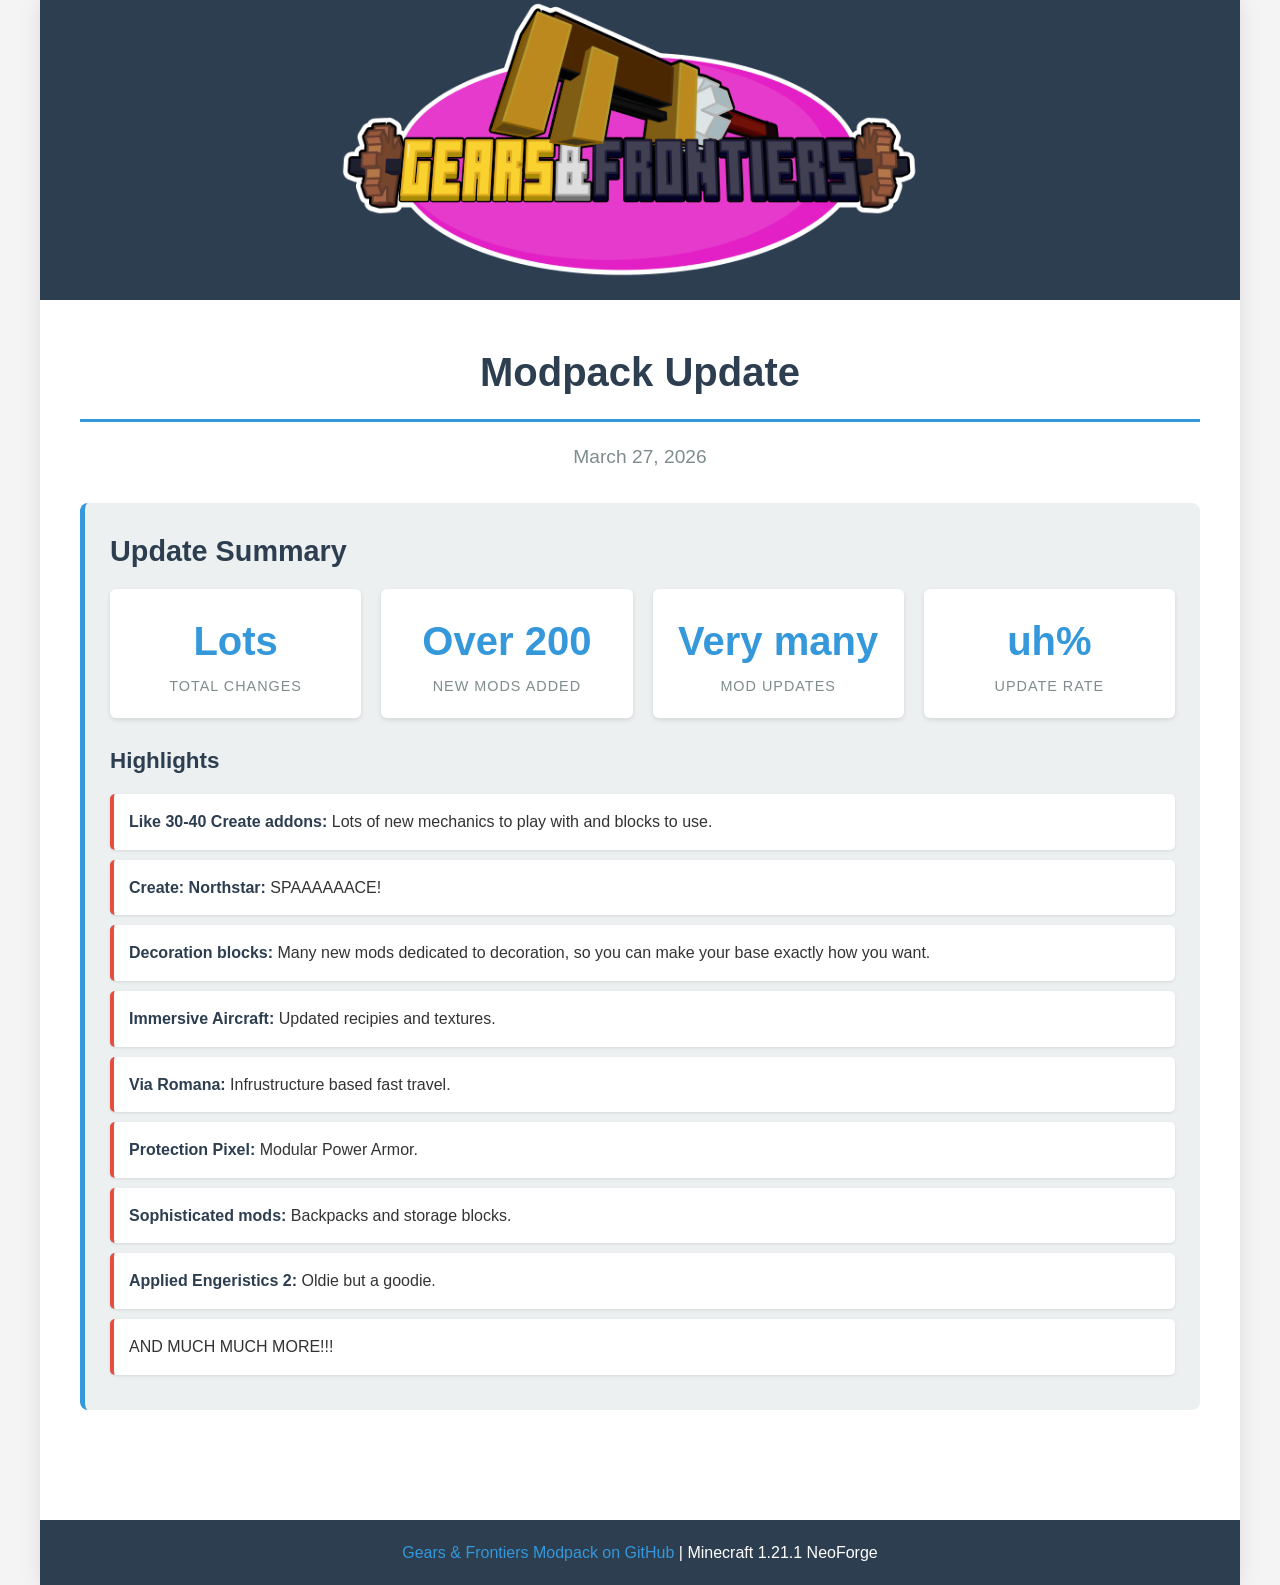
<file: index.html>
<!DOCTYPE html>
<html lang="en">
<head>
    <meta charset="UTF-8">
    <meta name="viewport" content="width=device-width, initial-scale=1.0">
    <title>Gears & Frontiers - Update 2025-09-12</title>
    <style>
        * {
            margin: 0;
            padding: 0;
            box-sizing: border-box;
        }

        body {
            font-family: 'Segoe UI', Tahoma, Geneva, Verdana, sans-serif;
            line-height: 1.6;
            color: #333;
            background-color: #f4f4f4;
        }

        .container {
            max-width: 1200px;
            margin: 0 auto;
            background-color: white;
            box-shadow: 0 0 20px rgba(0, 0, 0, 0.1);
            min-height: 100vh;
        }

        .header {
            width: 100%;
            text-align: center;
            background-color: #2c3e50;
            padding: 0;
        }

        .banner {
            width: 100%;
            height: auto;
            display: block;
            max-height: 300px;
            object-fit: cover;
        }

        .content {
            padding: 40px;
        }

        .update-title {
            color: #2c3e50;
            font-size: 2.5em;
            margin-bottom: 20px;
            text-align: center;
            border-bottom: 3px solid #3498db;
            padding-bottom: 15px;
        }

        .update-date {
            text-align: center;
            color: #7f8c8d;
            font-size: 1.2em;
            margin-bottom: 30px;
        }

        .summary-section {
            background-color: #ecf0f1;
            padding: 25px;
            border-radius: 8px;
            margin-bottom: 30px;
            border-left: 5px solid #3498db;
        }

        .summary-title {
            color: #2c3e50;
            font-size: 1.8em;
            margin-bottom: 15px;
        }

        .stats-grid {
            display: grid;
            grid-template-columns: repeat(auto-fit, minmax(200px, 1fr));
            gap: 20px;
            margin-bottom: 25px;
        }

        .stat-card {
            background-color: white;
            padding: 20px;
            border-radius: 6px;
            text-align: center;
            box-shadow: 0 2px 5px rgba(0, 0, 0, 0.1);
        }

        .stat-number {
            font-size: 2.5em;
            font-weight: bold;
            color: #3498db;
            display: block;
        }

        .stat-label {
            color: #7f8c8d;
            font-size: 0.9em;
            text-transform: uppercase;
            letter-spacing: 1px;
        }

        .highlights {
            margin-top: 25px;
        }

        .highlights h3 {
            color: #2c3e50;
            margin-bottom: 15px;
            font-size: 1.4em;
        }

        .highlight-list {
            list-style: none;
            padding: 0;
        }

        .highlight-list li {
            background-color: white;
            margin-bottom: 10px;
            padding: 15px;
            border-radius: 5px;
            border-left: 4px solid #e74c3c;
            box-shadow: 0 1px 3px rgba(0, 0, 0, 0.1);
        }

        .highlight-list li strong {
            color: #2c3e50;
        }

        .footer {
            background-color: #2c3e50;
            color: white;
            text-align: center;
            padding: 20px;
            margin-top: 40px;
        }

        @media (max-width: 768px) {
            .content {
                padding: 20px;
            }
            
            .update-title {
                font-size: 2em;
            }
            
            .stats-grid {
                grid-template-columns: repeat(auto-fit, minmax(150px, 1fr));
                gap: 15px;
            }
        }
    </style>
</head>
<body>
    <div class="container">
        <header class="header">
            <img src="Assets/banner_clear.png" alt="Gears & Frontiers Banner" class="banner">
        </header>

        <main class="content">
            <h1 class="update-title">Modpack Update</h1>
            <p class="update-date">March 27, 2026</p>

            <section class="summary-section">
                <h2 class="summary-title">Update Summary</h2>
                
                <div class="stats-grid">
                    <div class="stat-card">
                        <span class="stat-number">Lots</span>
                        <span class="stat-label">Total Changes</span>
                    </div>
                    <div class="stat-card">
                        <span class="stat-number">Over 200</span>
                        <span class="stat-label">New Mods Added</span>
                    </div>
                    <div class="stat-card">
                        <span class="stat-number">Very many</span>
                        <span class="stat-label">Mod Updates</span>
                    </div>
                    <div class="stat-card">
                        <span class="stat-number">uh%</span>
                        <span class="stat-label">Update Rate</span>
                    </div>
                </div>

                <div class="highlights">
                    <h3>Highlights</h3>
                    <ul class="highlight-list">
                        <li><strong>Like 30-40 Create addons:</strong> Lots of new mechanics to play with and blocks to use.</li>
                        <li><strong>Create: Northstar:</strong> SPAAAAAACE!</li>
                        <li><strong>Decoration blocks:</strong> Many new mods dedicated to decoration, so you can make your base exactly how you want.</li>
                        <li><strong>Immersive Aircraft:</strong> Updated recipies and textures.</li>
                        <li><strong>Via Romana:</strong> Infrustructure based fast travel.</li>
                        <li><strong>Protection Pixel:</strong> Modular Power Armor.</li>
                        <li><strong>Sophisticated mods:</strong> Backpacks and storage blocks.</li>
                        <li><strong>Applied Engeristics 2:</strong> Oldie but a goodie.</li>
                        <li>AND MUCH MUCH MORE!!!</li>
                    </ul>
                </div>
            </section>
        </main>

        <footer class="footer">
            <p><a href="https://github.com/edwardg117/Gears-Frontiers" target="_blank" style="color: #3498db; text-decoration: none;">Gears & Frontiers Modpack on GitHub</a> | Minecraft 1.21.1 NeoForge</p>
        </footer>
    </div>
</body>
</html>
</file>
